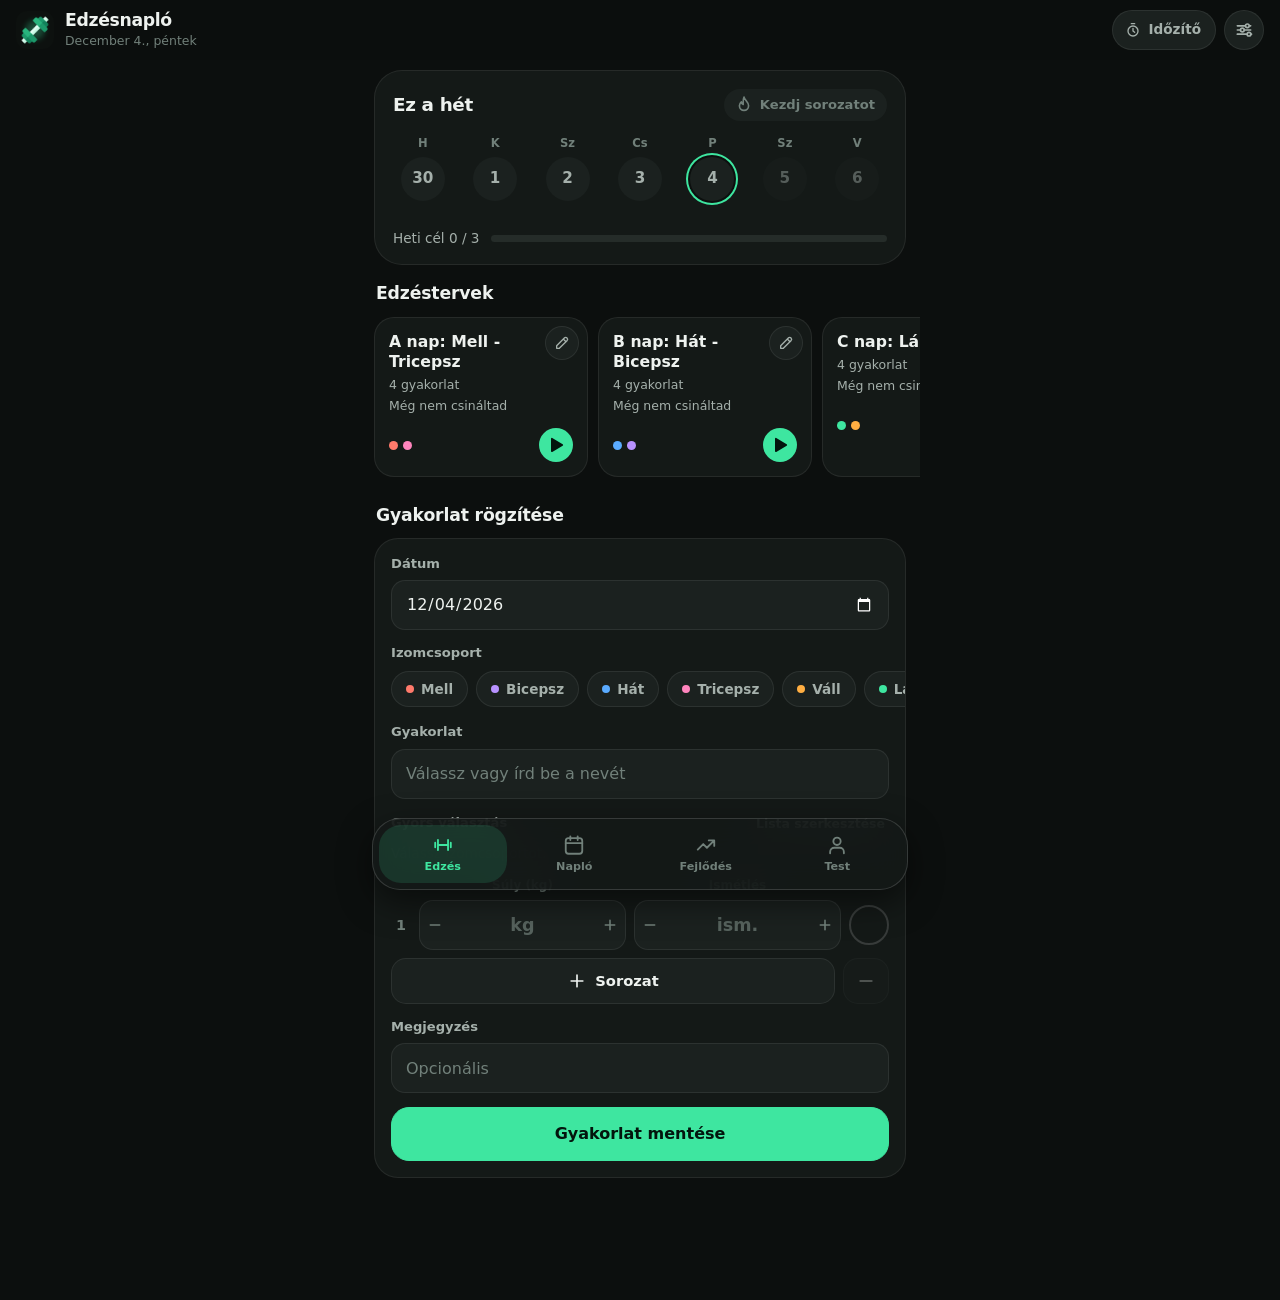
<file: index.html>
<!DOCTYPE html>
<html lang="hu">
<head>
    <meta charset="UTF-8">
    <meta name="viewport" content="width=device-width, initial-scale=1, viewport-fit=cover">
    <title>Edzésnapló</title>

    <!-- PWA beállítások -->
    <link rel="manifest" href="manifest.json">
    <meta name="theme-color" content="#0c0f0e">
    <meta name="color-scheme" content="dark">
    <meta name="apple-mobile-web-app-capable" content="yes">
    <meta name="mobile-web-app-capable" content="yes">
    <meta name="apple-mobile-web-app-status-bar-style" content="black-translucent">
    <meta name="apple-mobile-web-app-title" content="Edzésnapló">
    <link rel="apple-touch-icon" href="apple-touch-icon.png">
    <link rel="icon" type="image/png" href="icon-192.png">

    <link rel="stylesheet" href="style.css">
</head>
<body>

<!-- Ikonkészlet -->
<svg width="0" height="0" style="position:absolute" aria-hidden="true">
    <symbol id="i-dumbbell" viewBox="0 0 24 24"><path d="M6.5 6.5v11M17.5 6.5v11M3.5 9.5v5M20.5 9.5v5M6.5 12h11"/></symbol>
    <symbol id="i-calendar" viewBox="0 0 24 24"><rect x="3" y="4.5" width="18" height="17" rx="3"/><path d="M16 2.5v4M8 2.5v4M3 10h18"/></symbol>
    <symbol id="i-trend" viewBox="0 0 24 24"><path d="M3 17l6-6 4 4 8-8M15 7h6v6"/></symbol>
    <symbol id="i-user" viewBox="0 0 24 24"><circle cx="12" cy="8" r="4"/><path d="M4.5 21v-1.5A4.5 4.5 0 0 1 9 15h6a4.5 4.5 0 0 1 4.5 4.5V21"/></symbol>
    <symbol id="i-timer" viewBox="0 0 24 24"><circle cx="12" cy="13.5" r="7.5"/><path d="M12 9.5v4l2.5 2M9.5 2.5h5"/></symbol>
    <symbol id="i-sliders" viewBox="0 0 24 24"><path d="M4 7h9M19 7h1M4 12h3M13 12h7M4 17h11M21 17h-1"/><circle cx="16" cy="7" r="2.2"/><circle cx="10" cy="12" r="2.2"/><circle cx="18" cy="17" r="2.2"/></symbol>
    <symbol id="i-plus" viewBox="0 0 24 24"><path d="M12 5v14M5 12h14"/></symbol>
    <symbol id="i-minus" viewBox="0 0 24 24"><path d="M5 12h14"/></symbol>
    <symbol id="i-x" viewBox="0 0 24 24"><path d="M18 6 6 18M6 6l12 12"/></symbol>
    <symbol id="i-check" viewBox="0 0 24 24"><path d="M20 6 9 17l-5-5"/></symbol>
    <symbol id="i-trash" viewBox="0 0 24 24"><path d="M3.5 6.5h17M9 6.5V4h6v2.5M6 6.5l1 13.5h10l1-13.5M10 11v5.5M14 11v5.5"/></symbol>
    <symbol id="i-left" viewBox="0 0 24 24"><path d="m15 18-6-6 6-6"/></symbol>
    <symbol id="i-right" viewBox="0 0 24 24"><path d="m9 18 6-6-6-6"/></symbol>
    <symbol id="i-up" viewBox="0 0 24 24"><path d="m6 15 6-6 6 6"/></symbol>
    <symbol id="i-down" viewBox="0 0 24 24"><path d="m6 9 6 6 6-6"/></symbol>
    <symbol id="i-play" viewBox="0 0 24 24"><path d="M7 4.5v15l12.5-7.5z" fill="currentColor"/></symbol>
    <symbol id="i-pause" viewBox="0 0 24 24"><path d="M8 5v14M16 5v14" stroke-width="3.4"/></symbol>
    <symbol id="i-reset" viewBox="0 0 24 24"><path d="M3.5 12a8.5 8.5 0 1 0 2.6-6.1L3.5 8.5M3.5 3.5v5h5"/></symbol>
    <symbol id="i-pencil" viewBox="0 0 24 24"><path d="M4 20h4L19.5 8.5a2.1 2.1 0 0 0-4-4L4 16z M14 6l4 4"/></symbol>
    <symbol id="i-flame" viewBox="0 0 24 24"><path d="M12 2.5c.6 3.6 5.5 5.6 5.5 10.5a5.5 5.5 0 0 1-11 0c0-2.2 1-3.7 2.3-4.8.2 1.8 1 2.8 2.2 3.2C11 8.6 10.6 5.4 12 2.5z"/></symbol>
    <symbol id="i-trophy" viewBox="0 0 24 24"><path d="M8 21h8M12 17v4M7 3.5h10V9a5 5 0 0 1-10 0zM7 5.5H4v1.2A3.3 3.3 0 0 0 7 10M17 5.5h3v1.2A3.3 3.3 0 0 1 17 10"/></symbol>
    <symbol id="i-download" viewBox="0 0 24 24"><path d="M12 3.5v12M7 10.5l5 5 5-5M4.5 20.5h15"/></symbol>
    <symbol id="i-upload" viewBox="0 0 24 24"><path d="M12 15.5v-12M7 8.5l5-5 5 5M4.5 20.5h15"/></symbol>
    <symbol id="i-copy" viewBox="0 0 24 24"><rect x="8.5" y="8.5" width="12" height="12" rx="3"/><path d="M15.5 8.5v-2a3 3 0 0 0-3-3h-6a3 3 0 0 0-3 3v6a3 3 0 0 0 3 3h2"/></symbol>
    <symbol id="i-skip" viewBox="0 0 24 24"><path d="M5 5v14l10-7zM19 5v14"/></symbol>
    <symbol id="i-search" viewBox="0 0 24 24"><circle cx="11" cy="11" r="7"/><path d="m20.5 20.5-4.2-4.2"/></symbol>
    <symbol id="i-file" viewBox="0 0 24 24"><path d="M14 3H7a2 2 0 0 0-2 2v14a2 2 0 0 0 2 2h10a2 2 0 0 0 2-2V8zM14 3v5h5M9 13h6M9 17h6"/></symbol>
</svg>

<!-- ================= FELSŐ SÁV ================= -->
<header class="topbar">
    <div class="brand">
        <img class="brand-logo" src="icon-192.png" alt="">
        <div>
            <div class="brand-name">Edzésnapló</div>
            <div class="brand-date" id="top-date"></div>
        </div>
    </div>
    <div class="top-actions">
        <button type="button" class="timer-chip" id="timer-chip" aria-label="Időzítő megnyitása">
            <svg class="i sm"><use href="#i-timer"/></svg><span id="timer-chip-text">Pihenő</span>
        </button>
        <button type="button" class="icon-btn" id="open-settings" aria-label="Beállítások">
            <svg class="i"><use href="#i-sliders"/></svg>
        </button>
    </div>
</header>

<main class="container">

    <!-- ================= 1. EDZÉS ================= -->
    <section id="view-workout" class="app-view">

        <div class="week-card">
            <div class="week-top">
                <div class="week-title">Ez a hét</div>
                <div class="streak" id="streak-badge"></div>
            </div>
            <div class="week-strip" id="week-strip"></div>
            <div class="week-foot">
                <span class="txt" id="week-text"></span>
                <div class="bar"><i id="week-bar" style="width:0%"></i></div>
            </div>
        </div>

        <div class="section-head first">
            <h2>Edzéstervek</h2>
        </div>
        <div class="tpl-scroll" id="template-list"></div>

        <div id="session-card" class="session hidden" style="margin-top:14px">
            <div class="session-head">
                <div>
                    <div class="session-name" id="session-name"></div>
                    <div class="session-sub" id="session-sub"></div>
                </div>
                <div class="session-actions">
                    <button type="button" class="btn small" id="session-skip"><svg class="i sm"><use href="#i-skip"/></svg>Kihagyás</button>
                    <button type="button" class="btn small primary" id="session-finish">Befejezés</button>
                </div>
            </div>
            <div class="steps" id="session-steps"></div>
            <div class="bar"><i id="session-bar" style="width:0%"></i></div>
        </div>

        <div class="section-head"><h2>Gyakorlat rögzítése</h2></div>

        <form id="workout-form" class="card" autocomplete="off">
            <div class="field">
                <label for="workout-date">Dátum</label>
                <input type="date" id="workout-date" class="inp" required>
            </div>

            <div class="field">
                <label>Izomcsoport</label>
                <div class="chip-scroll" id="muscle-picker" role="radiogroup" aria-label="Izomcsoport"></div>
            </div>

            <div class="field">
                <label for="exercise">Gyakorlat</label>
                <input type="text" id="exercise" class="inp" placeholder="Válassz vagy írd be a nevét" required enterkeyhint="done">
                <div style="display:flex;align-items:center;justify-content:space-between;margin:10px 0 6px">
                    <span class="lbl" style="margin:0">Gyors választás</span>
                    <button type="button" class="text-btn small" id="quick-edit-btn">Lista szerkesztése</button>
                </div>
                <div id="quick-exercises" class="chip-row"></div>
            </div>

            <div id="last-box" class="last-box hidden">
                <div class="last-top">
                    <span class="last-title" id="last-title"></span>
                    <button type="button" class="btn small" id="load-last-btn">Betöltés</button>
                </div>
                <div id="last-sets" class="pill-row"></div>
                <p class="tip" id="tip-text"></p>
            </div>

            <div id="resistance-fields">
                <div class="set-cols"><span></span><span>Súly (kg)</span><span>Ismétlés</span><span></span></div>
                <div id="sets-container"></div>
                <div class="set-actions">
                    <button type="button" class="btn grow" id="add-set-btn"><svg class="i"><use href="#i-plus"/></svg>Sorozat</button>
                    <button type="button" class="btn icon-only" id="remove-set-btn" aria-label="Utolsó sorozat törlése"><svg class="i"><use href="#i-minus"/></svg></button>
                </div>
            </div>

            <div id="cardio-fields" class="hidden">
                <div class="form-row">
                    <div class="field"><label for="cardio-time">Idő (perc)</label><input type="number" inputmode="decimal" id="cardio-time" class="inp" placeholder="20"></div>
                    <div class="field"><label for="cardio-speed">Sebesség (km/h)</label><input type="number" inputmode="decimal" id="cardio-speed" class="inp" placeholder="5,5" step="any"></div>
                </div>
                <div class="field"><label for="cardio-incline">Dőlésszög / fokozat</label><input type="text" id="cardio-incline" class="inp" placeholder="pl. 12%"></div>
            </div>

            <div class="field">
                <label for="note">Megjegyzés</label>
                <input type="text" id="note" class="inp" placeholder="Opcionális">
            </div>

            <button type="submit" id="save-btn" class="btn primary big wide">Gyakorlat mentése</button>
        </form>

        <div id="day-log-section" class="hidden">
            <div class="section-head"><h2 id="day-log-title">Rögzítve</h2></div>
            <div id="day-log"></div>
        </div>
    </section>

    <!-- ================= 2. NAPLÓ ================= -->
    <section id="view-history" class="app-view hidden">
        <div class="card">
            <div class="cal-head">
                <button type="button" class="icon-btn sm" id="cal-prev" aria-label="Előző hónap"><svg class="i"><use href="#i-left"/></svg></button>
                <h3 id="calendar-month-title"></h3>
                <button type="button" class="icon-btn sm" id="cal-next" aria-label="Következő hónap"><svg class="i"><use href="#i-right"/></svg></button>
            </div>
            <div class="cal-dow"><span>H</span><span>K</span><span>Sz</span><span>Cs</span><span>P</span><span>Sz</span><span>V</span></div>
            <div id="calendar-days" class="cal-grid"></div>
            <div class="cal-foot" id="cal-foot"></div>
        </div>

        <div id="backup-nudge" class="nudge hidden">
            <p>Az adataid csak ezen az eszközön vannak. Készíts róluk egy mentést, hogy ne vesszenek el.</p>
            <button type="button" class="btn small primary" id="nudge-backup">Mentés</button>
        </div>

        <div class="chip-scroll" id="history-filter-chips" style="margin:0 -14px 12px;padding:2px 14px"></div>
        <div class="search">
            <svg class="i"><use href="#i-search"/></svg>
            <input type="search" id="search-filter" class="inp" placeholder="Keresés gyakorlatra, jegyzetre, dátumra">
        </div>

        <div id="history-feed"></div>
        <button type="button" id="feed-more" class="btn wide hidden">Régebbi edzések</button>
    </section>

    <!-- ================= 3. FEJLŐDÉS ================= -->
    <section id="view-stats" class="app-view hidden">
        <div class="card totals" id="totals"></div>

        <div class="card">
            <div class="card-head"><h2>Fejlődés</h2></div>
            <div class="field" style="margin-bottom:10px">
                <select id="chart-exercise-select" class="inp" aria-label="Gyakorlat"></select>
            </div>
            <div class="seg" id="metric-seg"></div>
            <div class="readout" id="chart-readout"></div>
            <div class="chart" id="chart-container"></div>
            <div class="seg" id="range-seg" style="margin:12px 0 0"></div>
        </div>

        <div class="card">
            <div class="card-head"><h2>Rekordok</h2></div>
            <div id="pr-summary-container"></div>
            <button type="button" class="btn small wide hidden" id="pr-more" style="margin-top:10px"></button>
        </div>

        <div class="card">
            <div class="card-head"><h2>Edzésnapok hetente</h2></div>
            <div id="weeks-chart"></div>
        </div>

        <div class="card">
            <div class="card-head"><h2>Sorozatok az elmúlt 30 napban</h2></div>
            <div id="muscle-dist"></div>
        </div>
    </section>

    <!-- ================= 4. TEST ================= -->
    <section id="view-body" class="app-view hidden">
        <div class="card" id="body-hero"></div>

        <button type="button" class="btn primary big wide" id="open-body-sheet" style="margin-bottom:14px">
            <svg class="i"><use href="#i-plus"/></svg>Új mérés rögzítése
        </button>

        <div class="card">
            <div class="card-head"><h2>Változás</h2></div>
            <div class="seg" id="body-metric-seg" style="overflow-x:auto"></div>
            <div class="readout" id="body-readout"></div>
            <div class="chart" id="body-chart"></div>
        </div>

        <div class="section-head"><h2>Korábbi mérések</h2></div>
        <div id="body-list"></div>
    </section>
</main>

<!-- ================= ALSÓ MENÜ ================= -->
<nav class="bottom-nav" aria-label="Fő menü">
    <button type="button" class="nav-item active" data-tab="workout"><svg class="i"><use href="#i-dumbbell"/></svg><span>Edzés</span></button>
    <button type="button" class="nav-item" data-tab="history"><svg class="i"><use href="#i-calendar"/></svg><span>Napló</span></button>
    <button type="button" class="nav-item" data-tab="stats"><svg class="i"><use href="#i-trend"/></svg><span>Fejlődés</span></button>
    <button type="button" class="nav-item" data-tab="body"><svg class="i"><use href="#i-user"/></svg><span>Test</span></button>
</nav>

<div id="backdrop" class="backdrop"></div>

<!-- ================= LAP: IDŐZÍTŐ ================= -->
<div class="sheet" id="sheet-timer" aria-hidden="true" role="dialog" aria-label="Időzítő">
    <div class="grab"></div>
    <div class="sheet-head">
        <h2>Időzítő</h2>
        <button type="button" class="icon-btn" data-close aria-label="Bezárás"><svg class="i"><use href="#i-x"/></svg></button>
    </div>
    <div class="seg">
        <button type="button" class="chip accent on" id="tab-countdown">Pihenő</button>
        <button type="button" class="chip accent" id="tab-stopwatch">Stopper</button>
    </div>

    <div id="countdown-view">
        <div class="ring-wrap">
            <svg viewBox="0 0 224 224"><circle class="ring-track" cx="112" cy="112" r="100"/><circle class="ring-prog" id="ring-prog" cx="112" cy="112" r="100"/></svg>
            <div class="ring-time"><b id="countdown-display">01:30</b><span id="countdown-sub"></span></div>
        </div>
        <div class="adj">
            <button type="button" class="btn small" id="cd-minus">−15 mp</button>
            <button type="button" class="btn small" id="cd-plus">+15 mp</button>
        </div>
        <div class="presets" id="cd-presets"></div>
        <div class="timer-controls">
            <button type="button" class="btn big" id="cd-reset"><svg class="i"><use href="#i-reset"/></svg>Nullázás</button>
            <button type="button" class="btn big primary" id="cd-start"><svg class="i"><use href="#i-play"/></svg><span>Indítás</span></button>
        </div>
    </div>

    <div id="stopwatch-view" class="hidden">
        <div class="sw-big" id="stopwatch-display">00:00</div>
        <div class="timer-controls">
            <button type="button" class="btn big" id="sw-reset"><svg class="i"><use href="#i-reset"/></svg>Nullázás</button>
            <button type="button" class="btn big primary" id="sw-start"><svg class="i"><use href="#i-play"/></svg><span>Indítás</span></button>
        </div>
    </div>
</div>

<!-- ================= LAP: BEÁLLÍTÁSOK ================= -->
<div class="sheet" id="sheet-settings" aria-hidden="true" role="dialog" aria-label="Beállítások">
    <div class="grab"></div>
    <div class="sheet-head">
        <h2>Beállítások</h2>
        <button type="button" class="icon-btn" data-close aria-label="Bezárás"><svg class="i"><use href="#i-x"/></svg></button>
    </div>
    <div class="set-group" id="settings-group"></div>

    <div class="lbl" style="margin-top:6px">Adatok</div>
    <p class="data-info" id="data-info"></p>
    <div class="btn-row" style="margin-bottom:8px">
        <button type="button" class="btn grow" id="export-btn"><svg class="i"><use href="#i-download"/></svg>Mentés</button>
        <button type="button" class="btn grow" id="import-btn"><svg class="i"><use href="#i-upload"/></svg>Betöltés</button>
    </div>
    <button type="button" class="btn wide" id="csv-btn"><svg class="i"><use href="#i-file"/></svg>Exportálás táblázatba (CSV)</button>
    <input type="file" id="import-file" accept=".json,application/json" class="hidden">
    <p class="ver">Edzésnapló 2.0</p>
</div>

<!-- ================= LAP: NAP RÉSZLETEI ================= -->
<div class="sheet" id="sheet-day" aria-hidden="true" role="dialog" aria-label="Nap részletei">
    <div class="grab"></div>
    <div class="sheet-head">
        <h2 id="day-sheet-title"></h2>
        <button type="button" class="icon-btn" data-close aria-label="Bezárás"><svg class="i"><use href="#i-x"/></svg></button>
    </div>
    <div id="day-sheet-body"></div>
    <div class="sheet-foot" id="day-sheet-foot"></div>
</div>

<!-- ================= LAP: SABLON SZERKESZTŐ ================= -->
<div class="sheet" id="sheet-template" aria-hidden="true" role="dialog" aria-label="Sablon">
    <div class="grab"></div>
    <div class="sheet-head">
        <h2 id="template-form-title">Új sablon</h2>
        <button type="button" class="icon-btn" data-close aria-label="Bezárás"><svg class="i"><use href="#i-x"/></svg></button>
    </div>
    <div class="field">
        <label for="new-template-name">Sablon neve</label>
        <input type="text" id="new-template-name" class="inp" placeholder="pl. Alsótest">
    </div>
    <div class="field">
        <label>Izomcsoportok</label>
        <div id="template-muscle-chips" class="chip-row"></div>
    </div>
    <div class="field">
        <label>Gyakorlatok hozzáadása</label>
        <div id="template-available-exercises" class="chip-row"></div>
    </div>
    <div class="field">
        <label for="custom-template-ex-input">Saját gyakorlat</label>
        <div class="input-btn">
            <input type="text" id="custom-template-ex-input" class="inp" placeholder="pl. Csípőemelés">
            <button type="button" class="btn" id="add-custom-template-ex-btn">Hozzáad</button>
        </div>
    </div>
    <div class="field">
        <label>Sorrend</label>
        <div id="template-selected-exercises" class="sel-list"></div>
    </div>
    <div class="sheet-foot">
        <button type="button" class="btn danger hidden" id="delete-template-btn"><svg class="i"><use href="#i-trash"/></svg></button>
        <button type="button" class="btn primary grow" id="save-new-template-btn">Sablon mentése</button>
    </div>
</div>

<!-- ================= LAP: TESTMÉRÉS ================= -->
<div class="sheet" id="sheet-body" aria-hidden="true" role="dialog" aria-label="Testmérés">
    <div class="grab"></div>
    <div class="sheet-head">
        <h2 id="body-sheet-title">Új mérés</h2>
        <button type="button" class="icon-btn" data-close aria-label="Bezárás"><svg class="i"><use href="#i-x"/></svg></button>
    </div>
    <form id="body-form" autocomplete="off">
        <div class="field"><label for="body-date">Dátum</label><input type="date" id="body-date" class="inp" required></div>
        <div class="form-row">
            <div class="field"><label for="body-weight">Súly (kg)</label><input type="number" inputmode="decimal" id="body-weight" class="inp" placeholder="78,5" step="any"></div>
            <div class="field"><label for="body-fat">Testzsír (%)</label><input type="number" inputmode="decimal" id="body-fat" class="inp" placeholder="15" step="any"></div>
        </div>
        <div class="form-row">
            <div class="field"><label for="body-chest">Mellkas (cm)</label><input type="number" inputmode="decimal" id="body-chest" class="inp" placeholder="105" step="any"></div>
            <div class="field"><label for="body-arm">Kar (cm)</label><input type="number" inputmode="decimal" id="body-arm" class="inp" placeholder="38" step="any"></div>
        </div>
        <div class="form-row">
            <div class="field"><label for="body-waist">Derék (cm)</label><input type="number" inputmode="decimal" id="body-waist" class="inp" placeholder="82" step="any"></div>
            <div class="field"><label for="body-thigh">Comb (cm)</label><input type="number" inputmode="decimal" id="body-thigh" class="inp" placeholder="58" step="any"></div>
        </div>
        <button type="submit" class="btn primary big wide">Mérés mentése</button>
    </form>
</div>

<!-- ================= LAP: SOROZAT SZERKESZTÉSE ================= -->
<div class="sheet" id="sheet-edit" aria-hidden="true" role="dialog" aria-label="Tétel szerkesztése">
    <div class="grab"></div>
    <div class="sheet-head">
        <h2 id="edit-title">Szerkesztés</h2>
        <button type="button" class="icon-btn" data-close aria-label="Bezárás"><svg class="i"><use href="#i-x"/></svg></button>
    </div>
    <p class="sheet-sub" id="edit-sub"></p>
    <form id="edit-form" autocomplete="off">
        <div id="edit-fields"></div>
        <div class="sheet-foot">
            <button type="button" class="btn danger" id="edit-delete"><svg class="i"><use href="#i-trash"/></svg></button>
            <button type="submit" class="btn primary grow">Módosítás mentése</button>
        </div>
    </form>
</div>

<!-- ================= LAP: EDZÉS ÖSSZEFOGLALÓ ================= -->
<div class="sheet" id="sheet-summary" aria-hidden="true" role="dialog" aria-label="Edzés összefoglaló">
    <div class="grab"></div>
    <div class="sheet-head">
        <h2>Edzés kész</h2>
        <button type="button" class="icon-btn" data-close aria-label="Bezárás"><svg class="i"><use href="#i-x"/></svg></button>
    </div>
    <p class="sheet-sub" id="summary-sub"></p>
    <div id="summary-body"></div>
    <div class="sheet-foot"><button type="button" class="btn primary big grow" data-close>Kész</button></div>
</div>

<div id="toasts" class="toasts" aria-live="polite"></div>

<script src="script.js"></script>
</body>
</html>
</file>
<file: style.css>
/* =========================================================
   Edzésnapló – stíluslap
   Alap: meleg grafit háttér, menta kiemelés, izomcsoportonként
   saját szín. Minden szín a :root változóiból jön.
   ========================================================= */

:root {
    --bg: #0c0f0e;
    --s1: #141917;
    --s2: #1b211f;
    --s3: #252c29;
    --line: rgba(255, 255, 255, 0.075);
    --line2: rgba(255, 255, 255, 0.15);

    --tx: #eef2ef;
    --tx2: #a5b0ab;
    --tx3: #71807a;

    --ac: #3ee6a0;
    --ac-ink: #03150d;
    --ac-soft: rgba(62, 230, 160, 0.14);
    --ac-line: rgba(62, 230, 160, 0.4);

    --gold: #ffc54d;
    --gold-soft: rgba(255, 197, 77, 0.15);
    --red: #ff6f66;
    --red-soft: rgba(255, 111, 102, 0.14);

    --font: ui-rounded, "SF Pro Rounded", system-ui, -apple-system, "Segoe UI", Roboto, "Helvetica Neue", sans-serif;
    --nav-h: 78px;
}

/* izomcsoport színek (--c szín, --cs halvány háttér) */
.m-mell    { --c: #ff7a6b; --cs: rgba(255, 122, 107, 0.16); }
.m-bicepsz { --c: #b892ff; --cs: rgba(184, 146, 255, 0.16); }
.m-hat     { --c: #5aabff; --cs: rgba(90, 171, 255, 0.16); }
.m-tricepsz{ --c: #ff85bd; --cs: rgba(255, 133, 189, 0.16); }
.m-vall    { --c: #ffae42; --cs: rgba(255, 174, 66, 0.16); }
.m-lab     { --c: #3ee6a0; --cs: rgba(62, 230, 160, 0.16); }
.m-popsi   { --c: #f06ddb; --cs: rgba(240, 109, 219, 0.16); }
.m-has     { --c: #f4d35e; --cs: rgba(244, 211, 94, 0.16); }
.m-kardio  { --c: #4fe1e1; --cs: rgba(79, 225, 225, 0.16); }
.m-egyeb   { --c: #a5b0ab; --cs: rgba(165, 176, 171, 0.16); }

*, *::before, *::after { box-sizing: border-box; margin: 0; padding: 0; }

html { -webkit-text-size-adjust: 100%; color-scheme: dark; }

body {
    background: var(--bg);
    color: var(--tx);
    font-family: var(--font);
    font-size: 15px;
    line-height: 1.4;
    -webkit-font-smoothing: antialiased;
    overscroll-behavior-y: none;
    -webkit-tap-highlight-color: transparent;
}
body.locked { overflow: hidden; }

button { font: inherit; color: inherit; background: none; border: 0; cursor: pointer; touch-action: manipulation; }
input, select { font: inherit; color: inherit; }
h1, h2, h3 { letter-spacing: -0.01em; }
.hidden { display: none !important; }
.quiet { color: var(--tx3); }
.num { font-variant-numeric: tabular-nums; }

.i { width: 20px; height: 20px; fill: none; stroke: currentColor; stroke-width: 2; stroke-linecap: round; stroke-linejoin: round; flex: none; }
.i.sm { width: 16px; height: 16px; }
.i.fill { fill: currentColor; stroke: none; }

:focus-visible { outline: 2px solid var(--ac); outline-offset: 2px; }

/* ---------- Felső sáv ---------- */
.topbar {
    position: sticky; top: 0; z-index: 40;
    display: flex; align-items: center; justify-content: space-between; gap: 12px;
    padding: calc(10px + env(safe-area-inset-top)) 16px 10px;
    background: rgba(12, 15, 14, 0.84);
    -webkit-backdrop-filter: blur(16px); backdrop-filter: blur(16px);
}
.brand { display: flex; align-items: center; gap: 11px; min-width: 0; }
.brand-logo { width: 38px; height: 38px; border-radius: 11px; display: block; }
.brand-name { font-size: 1.08rem; font-weight: 800; letter-spacing: -0.02em; line-height: 1.1; }
.brand-date { font-size: 0.78rem; color: var(--tx3); margin-top: 2px; white-space: nowrap; overflow: hidden; text-overflow: ellipsis; }
.top-actions { display: flex; align-items: center; gap: 8px; flex: none; }

.icon-btn {
    width: 40px; height: 40px; border-radius: 50%;
    display: inline-flex; align-items: center; justify-content: center;
    background: var(--s2); border: 1px solid var(--line); color: var(--tx2);
}
.icon-btn:active { background: var(--s3); }
.icon-btn.sm { width: 34px; height: 34px; }

.timer-chip {
    height: 40px; padding: 0 14px 0 12px; border-radius: 20px;
    display: inline-flex; align-items: center; gap: 7px;
    background: var(--s2); border: 1px solid var(--line); color: var(--tx2);
    font-weight: 700; font-size: 0.85rem; font-variant-numeric: tabular-nums;
}
.timer-chip.running { background: var(--ac-soft); border-color: var(--ac-line); color: var(--ac); }
.timer-chip.finished { animation: chip-flash 0.7s ease-in-out 4; background: var(--gold-soft); border-color: var(--gold); color: var(--gold); }
@keyframes chip-flash { 50% { transform: scale(1.07); } }

/* ---------- Elrendezés ---------- */
.container {
    max-width: 560px; margin: 0 auto;
    padding: 6px 14px calc(var(--nav-h) + 30px + env(safe-area-inset-bottom));
}

.card {
    background: var(--s1); border: 1px solid var(--line);
    border-radius: 24px; padding: 16px; margin-bottom: 14px;
}
.card-head { display: flex; align-items: center; justify-content: space-between; gap: 10px; margin-bottom: 12px; }
.card-head h2, .section-head h2 { font-size: 1.08rem; font-weight: 800; }
.section-head { display: flex; align-items: center; justify-content: space-between; gap: 10px; margin: 20px 2px 10px; }
.section-head.first { margin-top: 8px; }

.text-btn { color: var(--ac); font-weight: 700; font-size: 0.85rem; padding: 6px 4px; }
.text-btn.small { font-size: 0.78rem; color: var(--tx2); font-weight: 600; }
.text-btn:disabled { opacity: 0.4; }

/* ---------- Gombok ---------- */
.btn {
    display: inline-flex; align-items: center; justify-content: center; gap: 8px;
    height: 46px; padding: 0 18px; border-radius: 15px;
    font-weight: 700; font-size: 0.92rem;
    background: var(--s2); border: 1px solid var(--line); color: var(--tx);
}
.btn:active { background: var(--s3); }
.btn.primary { background: var(--ac); border-color: var(--ac); color: var(--ac-ink); font-weight: 800; }
.btn.primary:active { filter: brightness(0.92); background: var(--ac); }
.btn.danger { color: var(--red); background: var(--red-soft); border-color: transparent; }
.btn.big { height: 54px; border-radius: 18px; font-size: 1rem; }
.btn.small { height: 36px; padding: 0 14px; font-size: 0.82rem; border-radius: 12px; }
.btn.wide { width: 100%; }
.btn.grow { flex: 1; }
.btn.icon-only { padding: 0; width: 46px; flex: none; }
.btn-row { display: flex; gap: 8px; }

/* ---------- Űrlap ---------- */
.field { margin-bottom: 14px; }
.field > label, .lbl { display: block; font-size: 0.82rem; font-weight: 600; color: var(--tx2); margin-bottom: 7px; }

.inp {
    width: 100%; height: 50px; padding: 0 14px;
    border-radius: 14px; border: 1px solid var(--line);
    background: var(--s2); color: var(--tx); font-size: 16px;
    -webkit-appearance: none; appearance: none; min-width: 0;
}
.inp::placeholder { color: var(--tx3); }
.inp:focus { outline: none; border-color: var(--ac); box-shadow: 0 0 0 3px var(--ac-soft); }
select.inp {
    padding-right: 38px;
    background-image: url("data:image/svg+xml;utf8,<svg xmlns='http://www.w3.org/2000/svg' width='14' height='14' viewBox='0 0 24 24' fill='none' stroke='%233ee6a0' stroke-width='3' stroke-linecap='round' stroke-linejoin='round'><path d='m6 9 6 6 6-6'/></svg>");
    background-repeat: no-repeat; background-position: right 14px center;
}
.inp[type="date"] { min-height: 50px; }
.inp.compact { height: 40px; width: auto; font-size: 0.92rem; padding: 0 12px; border-radius: 12px; }

.form-row { display: flex; gap: 10px; }
.form-row > .field { flex: 1; min-width: 0; }
.field-hint { font-size: 0.78rem; color: var(--tx3); margin-top: 6px; }

.search { position: relative; margin-bottom: 14px; }
.search .i { position: absolute; left: 14px; top: 50%; transform: translateY(-50%); color: var(--tx3); pointer-events: none; }
.search .inp { padding-left: 42px; }

/* ---------- Chipek ---------- */
.chip-scroll, .chip-row { display: flex; gap: 8px; }
.chip-scroll { overflow-x: auto; scrollbar-width: none; margin: 0 -16px; padding: 2px 16px; }
.chip-scroll::-webkit-scrollbar { display: none; }
.chip-row { flex-wrap: wrap; }

.chip {
    display: inline-flex; align-items: center; gap: 7px; flex: none;
    height: 36px; padding: 0 14px; border-radius: 18px;
    background: var(--s2); border: 1px solid var(--line); color: var(--tx2);
    font-size: 0.85rem; font-weight: 600; white-space: nowrap;
}
.chip.dot::before { content: ""; width: 8px; height: 8px; border-radius: 50%; background: var(--c, var(--tx2)); }
.chip.on { color: var(--c, var(--ac)); border-color: var(--c, var(--ac)); background: var(--cs, var(--ac-soft)); font-weight: 800; }
.chip.accent { --c: var(--ac); --cs: var(--ac-soft); }
.chip.small { height: 32px; padding: 0 12px; font-size: 0.8rem; }
.chip .x { margin-left: 2px; margin-right: -6px; width: 22px; height: 22px; border-radius: 50%; display: inline-flex; align-items: center; justify-content: center; color: var(--red); background: var(--red-soft); }

.pill-row { display: flex; flex-wrap: wrap; gap: 6px; }
.pill {
    display: inline-flex; align-items: baseline; gap: 4px;
    padding: 6px 11px; border-radius: 999px;
    background: var(--s2); border: 1px solid var(--line);
    font-size: 0.86rem; font-weight: 700; font-variant-numeric: tabular-nums;
}
.pill small { font-size: 0.72rem; font-weight: 500; color: var(--tx2); }
.pill .times { color: var(--tx3); font-weight: 500; }
.pill.pr { border-color: var(--gold); background: var(--gold-soft); color: var(--gold); }
.pill.pr small { color: var(--gold); }
.pill .i { align-self: center; width: 13px; height: 13px; }
button.pill:active { background: var(--s3); }

/* ---------- Heti kártya ---------- */
.week-card { background: var(--s1); border: 1px solid var(--line); border-radius: 28px; padding: 18px 14px 16px; margin: 4px 0 16px; }
.week-top { display: flex; align-items: center; justify-content: space-between; gap: 10px; padding: 0 4px; margin-bottom: 14px; }
.week-title { font-size: 1.15rem; font-weight: 800; letter-spacing: -0.02em; }
.streak {
    display: inline-flex; align-items: center; gap: 6px; padding: 6px 12px 6px 10px; border-radius: 999px;
    font-size: 0.82rem; font-weight: 800; background: var(--s2); color: var(--tx3);
}
.streak.on { background: var(--gold-soft); color: var(--gold); }
.week-strip { display: grid; grid-template-columns: repeat(7, minmax(0, 1fr)); gap: 5px; }
.wd { display: flex; flex-direction: column; align-items: center; gap: 6px; padding: 0; }
.wd .dow { font-size: 0.72rem; font-weight: 600; color: var(--tx3); }
.wd .dnum {
    width: 100%; max-width: 44px; aspect-ratio: 1; border-radius: 50%;
    display: flex; align-items: center; justify-content: center;
    background: var(--s2); color: var(--tx2); font-weight: 700; font-size: 0.95rem; font-variant-numeric: tabular-nums;
}
.wd.trained .dnum { background: var(--ac); color: var(--ac-ink); font-weight: 800; }
.wd.today .dnum { box-shadow: 0 0 0 2px var(--bg), 0 0 0 4px var(--ac); }
.wd.future .dnum { opacity: 0.45; }
.wd .dots { height: 6px; display: flex; gap: 3px; }
.wd .dots i { width: 6px; height: 6px; border-radius: 50%; background: var(--c); }
.week-foot { display: flex; align-items: center; gap: 12px; margin: 16px 4px 0; }
.week-foot .txt { font-size: 0.85rem; color: var(--tx2); white-space: nowrap; font-variant-numeric: tabular-nums; }
.bar { flex: 1; height: 7px; border-radius: 4px; background: var(--s3); overflow: hidden; }
.bar > i { display: block; height: 100%; border-radius: 4px; background: var(--ac); transition: width 0.4s ease; }

/* ---------- Sablonok ---------- */
.tpl-scroll { display: flex; gap: 10px; overflow-x: auto; scrollbar-width: none; margin: 0 -14px; padding: 2px 14px 6px; scroll-snap-type: x proximity; scroll-padding: 0 14px; }
.tpl-scroll::-webkit-scrollbar { display: none; }
.tpl-card {
    position: relative; flex: 0 0 214px; scroll-snap-align: start;
    background: var(--s1); border: 1px solid var(--line); border-radius: 20px;
}
.tpl-card.active { border-color: var(--ac); background: var(--ac-soft); }
.tpl-main { display: flex; flex-direction: column; align-items: flex-start; gap: 4px; width: 100%; text-align: left; padding: 14px 14px 14px; min-height: 128px; }
.tpl-name { font-weight: 800; font-size: 0.98rem; line-height: 1.25; padding-right: 34px; display: -webkit-box; -webkit-line-clamp: 2; -webkit-box-orient: vertical; overflow: hidden; }
.tpl-meta { font-size: 0.78rem; color: var(--tx2); }
.tpl-foot { margin-top: auto; padding-top: 10px; width: 100%; display: flex; align-items: center; justify-content: space-between; }
.tpl-dots { display: flex; gap: 5px; }
.tpl-dots i { width: 9px; height: 9px; border-radius: 50%; background: var(--c); }
.tpl-play { width: 34px; height: 34px; border-radius: 50%; background: var(--ac); color: var(--ac-ink); display: inline-flex; align-items: center; justify-content: center; }
.tpl-card.active .tpl-play { background: var(--ac-ink); color: var(--ac); }
.tpl-edit { position: absolute; top: 8px; right: 8px; }
.tpl-new { flex: 0 0 120px; border-style: dashed; border-color: var(--line2); background: transparent; display: flex; flex-direction: column; align-items: center; justify-content: center; gap: 8px; color: var(--tx2); font-weight: 700; font-size: 0.85rem; min-height: 128px; }

/* ---------- Aktív edzés ---------- */
.session { background: var(--ac-soft); border: 1px solid var(--ac-line); border-radius: 24px; padding: 14px; margin-bottom: 14px; }
.session-head { display: flex; align-items: center; justify-content: space-between; gap: 10px; margin-bottom: 12px; }
.session-name { font-weight: 800; font-size: 1rem; line-height: 1.2; }
.session-sub { font-size: 0.8rem; color: var(--tx2); margin-top: 2px; }
.session-actions { display: flex; gap: 6px; flex: none; }
.steps { display: flex; gap: 6px; overflow-x: auto; scrollbar-width: none; margin: 0 -14px 12px; padding: 0 14px; }
.steps::-webkit-scrollbar { display: none; }
.step {
    flex: none; max-width: 190px; height: 34px; padding: 0 12px; border-radius: 17px;
    display: inline-flex; align-items: center; gap: 6px; overflow: hidden;
    background: rgba(0, 0, 0, 0.28); color: var(--tx2); font-size: 0.8rem; font-weight: 700; white-space: nowrap; text-overflow: ellipsis;
}
.step.done { color: var(--ac); }
.step.current { background: var(--ac); color: var(--ac-ink); font-weight: 800; }
.session .bar { background: rgba(0, 0, 0, 0.3); }

/* ---------- Rögzítő ---------- */
.set-cols, .set-row { display: grid; grid-template-columns: 20px 1fr 1fr 40px; gap: 8px; align-items: center; }
.set-cols { font-size: 0.75rem; color: var(--tx3); font-weight: 600; margin-bottom: 6px; text-align: center; }
.set-row { margin-bottom: 8px; }
.set-num { text-align: center; font-weight: 800; color: var(--tx3); font-size: 0.9rem; font-variant-numeric: tabular-nums; }
.set-row.done .set-num { color: var(--ac); }
.stepper {
    display: grid; grid-template-columns: 30px minmax(0, 1fr) 30px; height: 50px;
    background: var(--s2); border: 1px solid var(--line); border-radius: 14px; overflow: hidden;
}
.stepper:focus-within { border-color: var(--ac); box-shadow: 0 0 0 3px var(--ac-soft); }
.set-row.done .stepper { border-color: var(--ac-line); background: rgba(62, 230, 160, 0.07); }
.step-btn { display: flex; align-items: center; justify-content: center; color: var(--tx3); }
.step-btn:active { background: var(--s3); color: var(--tx); }
.step-btn .i { width: 16px; height: 16px; stroke-width: 2.4; }
.stepper input {
    width: 100%; min-width: 0; border: 0; background: transparent; text-align: center;
    font-size: 1.1rem; font-weight: 800; font-variant-numeric: tabular-nums; -moz-appearance: textfield; appearance: textfield;
}
.stepper input::-webkit-outer-spin-button, .stepper input::-webkit-inner-spin-button { -webkit-appearance: none; margin: 0; }
.stepper input:focus { outline: none; }
.stepper input::placeholder { color: var(--tx3); font-weight: 600; opacity: 0.7; }
.check-btn {
    width: 40px; height: 40px; border-radius: 50%; border: 2px solid var(--line2); color: transparent;
    display: flex; align-items: center; justify-content: center; justify-self: center;
}
.check-btn .i { width: 18px; height: 18px; stroke-width: 3; }
.set-row.done .check-btn { background: var(--ac); border-color: var(--ac); color: var(--ac-ink); }
.set-actions { display: flex; gap: 8px; margin: 4px 0 14px; }

.last-box { background: var(--s2); border-radius: 16px; padding: 12px; margin: 0 0 14px; }
.last-top { display: flex; align-items: center; justify-content: space-between; gap: 10px; margin-bottom: 8px; }
.last-title { font-size: 0.8rem; font-weight: 600; color: var(--tx2); }
.tip { font-size: 0.82rem; color: var(--ac); margin-top: 10px; font-weight: 600; }

/* ---------- Naplókártyák ---------- */
.day { background: var(--s1); border: 1px solid var(--line); border-radius: 22px; padding: 14px; margin-bottom: 12px; }
.day-head { display: flex; align-items: flex-start; justify-content: space-between; gap: 10px; }
.day-title { font-weight: 800; font-size: 1rem; }
.day-stats { display: flex; gap: 12px; margin-top: 3px; font-size: 0.78rem; color: var(--tx2); font-variant-numeric: tabular-nums; }
.day-stats b { color: var(--tx); font-weight: 800; }
.ex-block { border-left: 3px solid var(--c, var(--tx3)); padding-left: 11px; margin-top: 14px; }
.ex-head { display: flex; align-items: center; gap: 8px; margin-bottom: 8px; }
.ex-name { font-weight: 800; font-size: 0.95rem; min-width: 0; overflow: hidden; text-overflow: ellipsis; }
.ex-muscle { font-size: 0.72rem; color: var(--c); font-weight: 700; padding: 2px 8px; border-radius: 10px; background: var(--cs); flex: none; }
.ex-head .grow { flex: 1; }
.ex-note { font-size: 0.8rem; color: var(--tx2); margin-top: 8px; font-style: italic; }

.empty { text-align: center; padding: 26px 16px; color: var(--tx3); font-size: 0.9rem; }
.empty b { display: block; color: var(--tx2); font-size: 0.98rem; margin-bottom: 4px; }

.nudge { display: flex; gap: 12px; align-items: center; background: var(--gold-soft); border: 1px solid rgba(255, 197, 77, 0.35); border-radius: 20px; padding: 14px; margin-bottom: 14px; font-size: 0.85rem; }
.nudge p { flex: 1; color: var(--tx); }

/* ---------- Naptár ---------- */
.cal-head { display: flex; align-items: center; justify-content: space-between; margin-bottom: 12px; }
.cal-head h3 { font-size: 1rem; font-weight: 800; }
.cal-dow, .cal-grid { display: grid; grid-template-columns: repeat(7, minmax(0, 1fr)); gap: 6px; }
.cal-dow { text-align: center; font-size: 0.72rem; color: var(--tx3); font-weight: 600; margin-bottom: 6px; }
.cal-day {
    position: relative; aspect-ratio: 1; border-radius: 13px; background: var(--s2);
    display: flex; align-items: center; justify-content: center;
    font-size: 0.88rem; font-weight: 600; color: var(--tx2); font-variant-numeric: tabular-nums;
}
.cal-day.empty { background: transparent; pointer-events: none; }
.cal-day.has { background: var(--ac-soft); color: var(--ac); font-weight: 800; }
.cal-day.today { box-shadow: 0 0 0 2px var(--s1), 0 0 0 4px var(--ac); }
.cal-day.future { opacity: 0.4; }
.cal-day .dots { position: absolute; bottom: 5px; left: 0; right: 0; display: flex; justify-content: center; gap: 3px; }
.cal-day .dots i { width: 5px; height: 5px; border-radius: 50%; background: var(--c); }
.cal-foot { margin-top: 12px; font-size: 0.82rem; color: var(--tx2); text-align: center; }

/* ---------- Statisztika ---------- */
.totals { display: grid; grid-template-columns: 1fr 1fr; padding: 4px; }
.tot { padding: 14px 14px; }
.tot:nth-child(odd) { border-right: 1px solid var(--line); }
.tot:nth-child(-n+2) { border-bottom: 1px solid var(--line); }
.tot b { display: block; font-size: 1.55rem; font-weight: 800; letter-spacing: -0.03em; font-variant-numeric: tabular-nums; line-height: 1.1; }
.tot span { font-size: 0.78rem; color: var(--tx2); }

.seg { display: flex; gap: 6px; margin-bottom: 12px; }
.seg .chip { flex: 1; justify-content: center; padding: 0 8px; }
.readout { display: flex; align-items: baseline; justify-content: space-between; gap: 10px; margin: 4px 2px 2px; min-height: 44px; }
.readout .big { font-size: 1.7rem; font-weight: 800; letter-spacing: -0.03em; font-variant-numeric: tabular-nums; }
.readout .big small { font-size: 0.85rem; font-weight: 600; color: var(--tx2); margin-left: 4px; letter-spacing: 0; }
.readout .when { font-size: 0.8rem; color: var(--tx2); text-align: right; }
.delta { font-size: 0.8rem; font-weight: 700; color: var(--tx2); font-variant-numeric: tabular-nums; }
.delta.up { color: var(--ac); }
.delta.down { color: var(--tx2); }

.chart { width: 100%; display: block; touch-action: pan-y; }
.chart svg { display: block; width: 100%; height: auto; overflow: visible; }
.ch-grid { stroke: rgba(255, 255, 255, 0.07); stroke-width: 1; }
.ch-txt { fill: var(--tx3); font-size: 10px; font-family: var(--font); font-variant-numeric: tabular-nums; }
.ch-line { fill: none; stroke: var(--ac); stroke-width: 2.6; stroke-linejoin: round; stroke-linecap: round; }
.ch-dot { fill: var(--s1); stroke: var(--ac); stroke-width: 2; }
.ch-cursor { stroke: var(--line2); stroke-width: 1; stroke-dasharray: 3 3; }
.ch-active { fill: var(--ac); stroke: var(--s1); stroke-width: 3; }
.chart-empty { padding: 26px 10px; text-align: center; color: var(--tx3); font-size: 0.88rem; }

.pr-row { display: grid; grid-template-columns: 8px 1fr auto; gap: 12px; align-items: center; padding: 11px 0; border-top: 1px solid var(--line); }
.pr-row:first-child { border-top: 0; padding-top: 2px; }
.pr-dot { width: 8px; height: 8px; border-radius: 50%; background: var(--c); }
.pr-name { font-weight: 700; font-size: 0.92rem; line-height: 1.25; }
.pr-sub { font-size: 0.76rem; color: var(--tx3); margin-top: 1px; }
.pr-val { text-align: right; font-weight: 800; font-size: 1rem; font-variant-numeric: tabular-nums; }
.pr-val small { font-weight: 600; color: var(--tx2); font-size: 0.74rem; }
.pr-val .fresh { color: var(--gold); display: inline-flex; vertical-align: -3px; margin-right: 4px; }

.weeks { display: grid; grid-template-columns: repeat(8, 1fr); gap: 8px; height: 130px; align-items: end; position: relative; padding-bottom: 22px; }
.wk { position: relative; height: 100%; display: flex; flex-direction: column; justify-content: flex-end; align-items: center; }
.wk .col { width: 100%; max-width: 30px; min-height: 4px; border-radius: 8px 8px 4px 4px; background: var(--s3); }
.wk.met .col { background: var(--ac); }
.wk .v { font-size: 0.72rem; font-weight: 800; margin-bottom: 4px; color: var(--tx2); font-variant-numeric: tabular-nums; }
.wk .lb { position: absolute; bottom: -20px; font-size: 0.66rem; color: var(--tx3); white-space: nowrap; font-variant-numeric: tabular-nums; }
.goal-line { position: absolute; left: 0; right: 0; border-top: 1px dashed var(--gold); pointer-events: none; }
.goal-line span { position: absolute; right: 0; top: -17px; font-size: 0.68rem; color: var(--gold); font-weight: 700; }

.hbar { display: grid; grid-template-columns: 74px 1fr 34px; gap: 10px; align-items: center; margin-bottom: 10px; font-size: 0.85rem; }
.hbar:last-child { margin-bottom: 0; }
.hbar .nm { font-weight: 700; color: var(--tx2); }
.hbar .tr { height: 12px; border-radius: 6px; background: var(--s2); overflow: hidden; }
.hbar .tr i { display: block; height: 100%; border-radius: 6px; background: var(--c); }
.hbar .ct { text-align: right; font-weight: 800; font-variant-numeric: tabular-nums; }

/* ---------- Testadatok ---------- */
.body-main { display: flex; align-items: flex-end; justify-content: space-between; gap: 12px; margin-bottom: 16px; }
.body-main .big { font-size: 2.6rem; font-weight: 800; letter-spacing: -0.04em; line-height: 1; font-variant-numeric: tabular-nums; }
.body-main .big small { font-size: 1rem; font-weight: 600; color: var(--tx2); margin-left: 5px; letter-spacing: 0; }
.body-main .lab { font-size: 0.8rem; color: var(--tx2); margin-bottom: 6px; }
.body-grid { display: grid; grid-template-columns: repeat(3, 1fr); gap: 8px; }
.bm { background: var(--s2); border-radius: 16px; padding: 11px 12px; }
.bm .l { font-size: 0.74rem; color: var(--tx2); font-weight: 600; }
.bm b { display: block; font-size: 1.1rem; font-weight: 800; font-variant-numeric: tabular-nums; margin: 2px 0; }
.bm b small { font-size: 0.7rem; color: var(--tx2); font-weight: 600; }
.bm .delta { font-size: 0.72rem; }

.rec { display: flex; align-items: center; gap: 10px; background: var(--s1); border: 1px solid var(--line); border-radius: 18px; padding: 12px 12px 12px 14px; margin-bottom: 8px; text-align: left; width: 100%; }
.rec-main { flex: 1; min-width: 0; }
.rec-date { font-weight: 800; font-size: 0.9rem; margin-bottom: 6px; }

/* ---------- Alsó menü ---------- */
.bottom-nav {
    position: fixed; left: 50%; transform: translateX(-50%);
    bottom: calc(10px + env(safe-area-inset-bottom));
    width: calc(100% - 24px); max-width: 536px;
    display: grid; grid-template-columns: repeat(4, 1fr); gap: 4px; padding: 6px;
    background: rgba(20, 25, 23, 0.88);
    -webkit-backdrop-filter: blur(20px); backdrop-filter: blur(20px);
    border: 1px solid var(--line2); border-radius: 28px;
    box-shadow: 0 12px 32px rgba(0, 0, 0, 0.5); z-index: 50;
}
.nav-item { display: flex; flex-direction: column; align-items: center; gap: 3px; padding: 9px 0 8px; border-radius: 22px; color: var(--tx3); font-size: 0.7rem; font-weight: 700; transition: background 0.2s, color 0.2s; }
.nav-item .i { width: 22px; height: 22px; }
.nav-item.active { background: var(--ac-soft); color: var(--ac); }

/* ---------- Lapok (bottom sheet) ---------- */
.backdrop { position: fixed; inset: 0; background: rgba(0, 0, 0, 0.62); opacity: 0; pointer-events: none; transition: opacity 0.25s; z-index: 60; }
.backdrop.show { opacity: 1; pointer-events: auto; }
.sheet {
    position: fixed; left: 50%; bottom: 0; z-index: 70;
    width: 100%; max-width: 560px; max-height: 92dvh; overflow-y: auto; overscroll-behavior: contain;
    background: var(--s1); border: 1px solid var(--line2); border-bottom: 0; border-radius: 28px 28px 0 0;
    padding: 8px 18px calc(22px + env(safe-area-inset-bottom));
    transform: translate(-50%, 104%); visibility: hidden;
    transition: transform 0.3s cubic-bezier(0.2, 0.85, 0.25, 1), visibility 0s 0.3s;
}
.sheet.open { transform: translate(-50%, 0); visibility: visible; transition: transform 0.3s cubic-bezier(0.2, 0.85, 0.25, 1), visibility 0s; }
.grab { width: 40px; height: 4px; border-radius: 2px; background: var(--line2); margin: 4px auto 10px; }
.sheet-head { display: flex; align-items: center; justify-content: space-between; gap: 12px; padding-bottom: 14px; }
.sheet-head h2 { font-size: 1.25rem; font-weight: 800; letter-spacing: -0.02em; }
.sheet-sub { font-size: 0.85rem; color: var(--tx2); margin: -8px 0 14px; }
.sheet-foot { display: flex; gap: 8px; margin-top: 16px; }

/* Időzítő */
.ring-wrap { position: relative; width: 224px; height: 224px; margin: 6px auto 16px; }
.ring-wrap svg { width: 100%; height: 100%; transform: rotate(-90deg); }
.ring-track { fill: none; stroke: var(--s3); stroke-width: 10; }
.ring-prog { fill: none; stroke: var(--ac); stroke-width: 10; stroke-linecap: round; transition: stroke-dashoffset 0.3s linear; }
.ring-prog.done { stroke: var(--gold); }
.ring-time { position: absolute; inset: 0; display: flex; flex-direction: column; align-items: center; justify-content: center; }
.ring-time b { font-size: 3.3rem; font-weight: 800; letter-spacing: -0.04em; font-variant-numeric: tabular-nums; line-height: 1; }
.ring-time span { font-size: 0.8rem; color: var(--tx2); margin-top: 6px; }
.adj { display: flex; justify-content: center; gap: 10px; margin-bottom: 14px; }
.presets { display: flex; flex-wrap: wrap; gap: 8px; justify-content: center; margin-bottom: 18px; }
.timer-controls { display: flex; gap: 10px; }
.timer-controls .btn { flex: 1; }
.sw-big { font-size: 3.6rem; font-weight: 800; letter-spacing: -0.04em; text-align: center; font-variant-numeric: tabular-nums; margin: 34px 0 40px; }

/* Beállítások */
.set-group { background: var(--s2); border-radius: 20px; padding: 4px 14px; margin-bottom: 14px; }
.set-item { display: flex; align-items: center; justify-content: space-between; gap: 14px; padding: 13px 0; border-top: 1px solid var(--line); }
.set-item:first-child { border-top: 0; }
.set-item .t { font-weight: 700; font-size: 0.92rem; }
.set-item .d { font-size: 0.78rem; color: var(--tx3); margin-top: 2px; }
.switch { position: relative; width: 50px; height: 30px; border-radius: 15px; background: var(--s3); border: 1px solid var(--line2); flex: none; transition: background 0.2s; }
.switch::after { content: ""; position: absolute; top: 3px; left: 3px; width: 22px; height: 22px; border-radius: 50%; background: var(--tx2); transition: transform 0.2s, background 0.2s; }
.switch[aria-checked="true"] { background: var(--ac); border-color: var(--ac); }
.switch[aria-checked="true"]::after { transform: translateX(20px); background: var(--ac-ink); }
.mini-stepper { display: flex; align-items: center; gap: 4px; }
.mini-stepper b { min-width: 30px; text-align: center; font-size: 1.05rem; font-variant-numeric: tabular-nums; }
.data-info { font-size: 0.8rem; color: var(--tx2); margin: 0 2px 12px; }
.ver { text-align: center; font-size: 0.75rem; color: var(--tx3); margin-top: 14px; }

/* Sablonszerkesztő */
.sel-list { display: flex; flex-direction: column; gap: 6px; background: var(--s2); border-radius: 16px; padding: 8px; min-height: 52px; }
.sel-item { display: flex; align-items: center; gap: 8px; background: var(--s1); border-radius: 12px; padding: 6px 6px 6px 12px; }
.sel-item .nm { flex: 1; min-width: 0; font-weight: 700; font-size: 0.88rem; }
.sel-item .nm small { color: var(--c); font-weight: 700; margin-left: 4px; }
.sel-item .icon-btn { width: 32px; height: 32px; background: transparent; border: 0; }
.input-btn { display: flex; gap: 8px; }
.input-btn .inp { flex: 1; }

/* Összefoglaló */
.sum-grid { display: grid; grid-template-columns: repeat(2, 1fr); gap: 8px; margin-bottom: 14px; }
.sum-grid .bm b { font-size: 1.4rem; }
.sum-pr { display: flex; align-items: center; gap: 10px; background: var(--gold-soft); color: var(--gold); border-radius: 14px; padding: 10px 12px; margin-bottom: 8px; font-weight: 700; font-size: 0.88rem; }
.sum-pr > span:nth-child(2) { flex: 1; color: var(--tx); }
.sum-pr b { color: var(--gold); font-variant-numeric: tabular-nums; }

/* ---------- Értesítés, megerősítés, konfetti ---------- */
.toasts { position: fixed; left: 0; right: 0; bottom: calc(var(--nav-h) + 18px + env(safe-area-inset-bottom)); z-index: 120; display: flex; flex-direction: column; align-items: center; gap: 8px; pointer-events: none; padding: 0 14px; }
.toast {
    pointer-events: auto; max-width: 480px; display: flex; align-items: center; gap: 10px;
    background: var(--s3); border: 1px solid var(--line2); border-radius: 16px; padding: 12px 14px;
    font-size: 0.88rem; font-weight: 600; box-shadow: 0 10px 30px rgba(0, 0, 0, 0.5);
    opacity: 0; transform: translateY(10px); transition: opacity 0.2s, transform 0.2s;
}
.toast.in { opacity: 1; transform: none; }
.toast .i { color: var(--gold); }
.toast-act { color: var(--ac); font-weight: 800; padding: 4px 6px; margin: -4px -6px -4px 4px; white-space: nowrap; }

.confirm { position: fixed; inset: 0; z-index: 150; display: flex; align-items: center; justify-content: center; padding: 20px; background: rgba(0, 0, 0, 0.66); }
.confirm-box { width: 100%; max-width: 360px; background: var(--s1); border: 1px solid var(--line2); border-radius: 24px; padding: 20px; }
.confirm-box h3 { font-size: 1.1rem; font-weight: 800; margin-bottom: 6px; }
.confirm-box p { color: var(--tx2); font-size: 0.92rem; margin-bottom: 18px; }

.confetti { position: fixed; inset: 0; pointer-events: none; z-index: 200; overflow: hidden; }
.confetti i { position: absolute; top: -14px; width: 8px; height: 13px; border-radius: 2px; opacity: 0; animation: fall 1.7s cubic-bezier(0.2, 0.6, 0.4, 1) forwards; }
@keyframes fall {
    0% { opacity: 1; transform: translate3d(0, 0, 0) rotate(0); }
    100% { opacity: 0; transform: translate3d(var(--dx), 105vh, 0) rotate(var(--rot)); }
}

@media (prefers-reduced-motion: reduce) {
    *, *::before, *::after { animation-duration: 0.01ms !important; animation-iteration-count: 1 !important; transition-duration: 0.01ms !important; }
    .confetti { display: none; }
}

@media (min-width: 600px) {
    .sheet { border-radius: 28px; bottom: 16px; border-bottom: 1px solid var(--line2); }
}

/* ---------- Kiegészítések ---------- */
.btn:disabled, .icon-btn:disabled { opacity: 0.35; pointer-events: none; }
.pill .g { display: inline-flex; align-items: baseline; gap: 3px; }
.pill .g + .g { margin-left: 8px; }
.ex-head .icon-btn { background: transparent; border: 0; color: var(--tx3); }
.seg .chip.accent { --c: var(--ac); --cs: var(--ac-soft); }
.rec-main { background: none; }
.set-item .icon-btn.sm { background: var(--s3); }

#workout-form, #view-workout .section-head { scroll-margin-top: 72px; }
</file>
